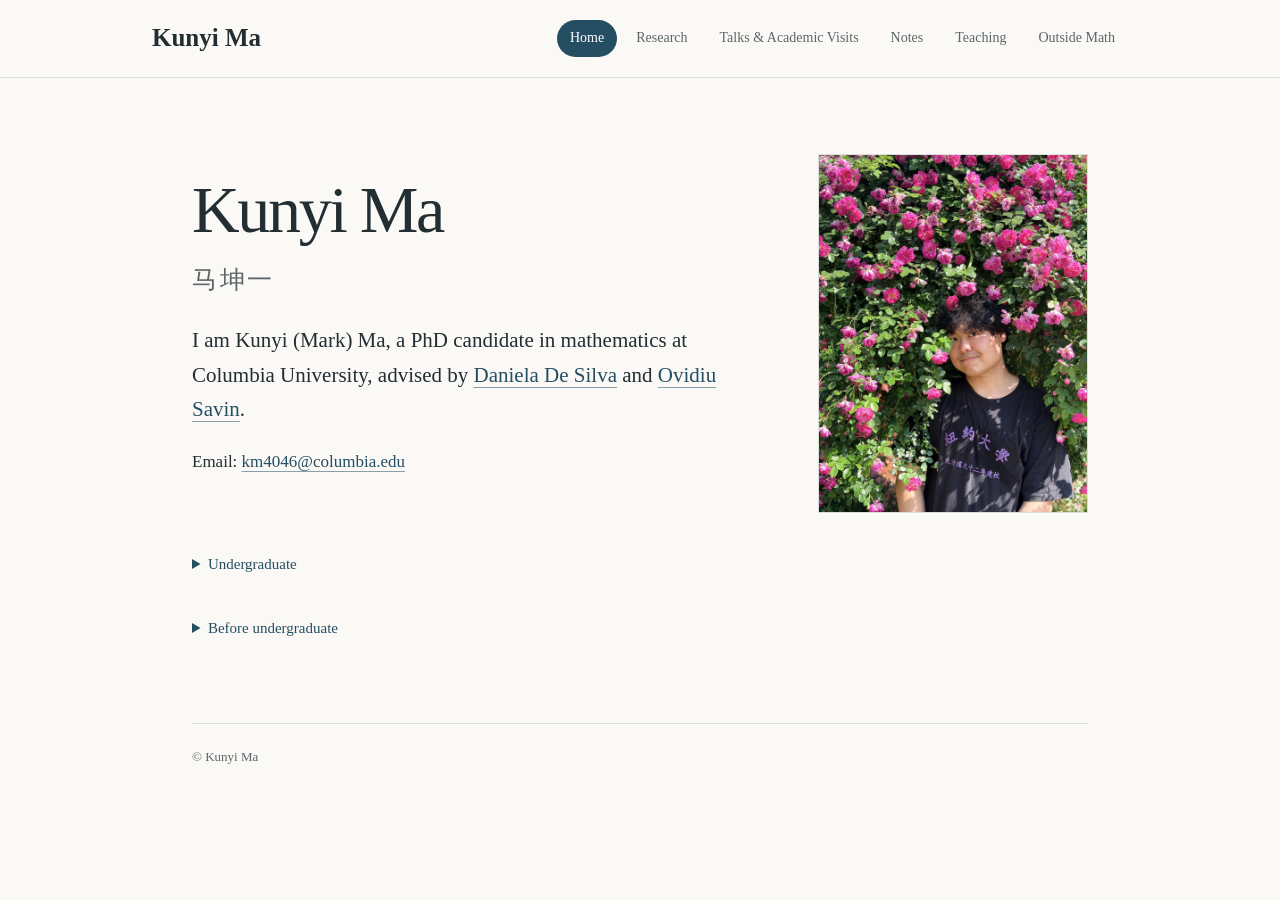
<file: index.html>
<!DOCTYPE html>
<html lang="en">
<head>
  <meta charset="utf-8">
  <meta name="viewport" content="width=device-width, initial-scale=1">
  <meta name="description" content="Kunyi (Mark) Ma, mathematics PhD candidate at Columbia University.">
  <title>Kunyi Ma | Home</title>
  <link rel="stylesheet" href="style.css">
</head>
<body>
  <a class="skip-link" href="#main">Skip to content</a>
  <header class="site-header">
    <div class="header-inner">
      <a class="site-name" href="index.html">Kunyi Ma</a>
      <nav aria-label="Main navigation">
        <a href="index.html" aria-current="page">Home</a>
        <a href="research.html">Research</a>
        <a href="talks.html">Talks &amp; Academic Visits</a>
        <a href="notes.html">Notes</a>
        <a href="teaching.html">Teaching</a>
        <a href="outside-math.html">Outside Math</a>
      </nav>
    </div>
  </header>
  <main id="main" class="home" tabindex="-1">
<section class="home-intro" aria-labelledby="name">
      <div class="intro-copy">
        <h1 id="name">Kunyi Ma <span lang="zh">马坤一</span></h1>
        <p class="intro">I am Kunyi (Mark) Ma, a PhD candidate in mathematics at Columbia University, advised by
          <a href="https://www.math.columbia.edu/~desilva/">Daniela De Silva</a> and
          <a href="https://www.math.columbia.edu/~savin/">Ovidiu Savin</a>.</p>
        <p>Email: <a href="mailto:km4046@columbia.edu">km4046@columbia.edu</a></p>
      </div>
      <img class="portrait" src="images/me.jpg" alt="Kunyi Ma standing beside pink roses" width="1200" height="1600" fetchpriority="high">
    </section>
    <details class="academic-background">
      <summary>Undergraduate</summary>
      <p>I graduated from <a href="https://shanghai.nyu.edu/content/honors-mathematics">New York University Shanghai</a> in January 2024 with a Bachelor of Science in Honors Mathematics and Data Science (Mathematics Concentration).
        My senior thesis mentors were <a href="https://wp.nyu.edu/nyushanghai-vn/">Vahagn Nersesyan</a> and Zhuang Su.</p>
    </details>
    <details class="academic-background">
      <summary>Before undergraduate</summary>
      <p>I grew up in Xuhui District, Shanghai, and attended <a href="https://hsxx.xhedu.sh.cn/cms/">Huishi Elementary School</a>, <a href="https://wuu.wikipedia.org/wiki/上海市徐汇中学">Xuhui Middle School</a>, and then <a href="https://nmzx.xhedu.sh.cn/cms/">Nanyang Model High School</a>. During the 2010–2011 academic year, I attended <a href="https://www.ps173q.org">P.S. 173 Elementary School</a> in New York.</p>
    </details>
  </main>
  <footer class="site-footer"><p>&copy; Kunyi Ma</p></footer>
</body>
</html>
</file>
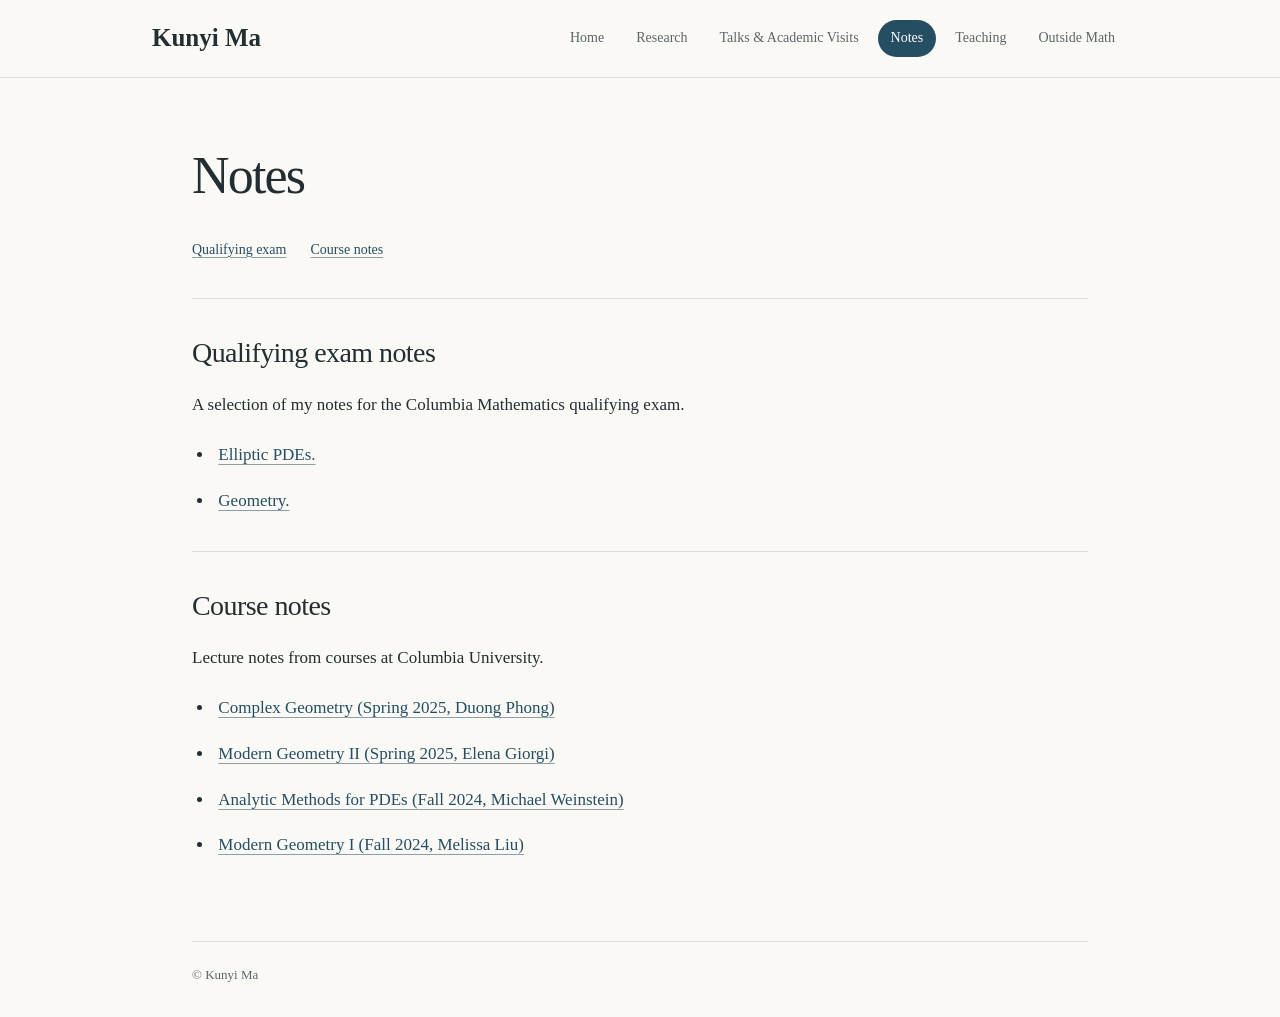
<file: notes.html>
<!DOCTYPE html>
<html lang="en">
<head>
  <meta charset="utf-8">
  <meta name="viewport" content="width=device-width, initial-scale=1">
  <meta name="description" content="Qualifying exam and course notes by Kunyi Ma.">
  <title>Notes | Kunyi Ma</title>
  <link rel="stylesheet" href="style.css">
</head>
<body>
  <a class="skip-link" href="#main">Skip to content</a>
  <header class="site-header">
    <div class="header-inner">
      <a class="site-name" href="index.html">Kunyi Ma</a>
      <nav aria-label="Main navigation">
        <a href="index.html">Home</a>
        <a href="research.html">Research</a>
        <a href="talks.html">Talks &amp; Academic Visits</a>
        <a href="notes.html" aria-current="page">Notes</a>
        <a href="teaching.html">Teaching</a>
        <a href="outside-math.html">Outside Math</a>
      </nav>
    </div>
  </header>
  <main id="main" class="page" tabindex="-1">

    <h1>Notes</h1>
    <nav class="page-links" aria-label="On this page"><a href="#exam-notes">Qualifying exam</a><a href="#course-notes">Course notes</a></nav>
    <section id="exam-notes">
      <h2>Qualifying exam notes</h2>

<p>A selection of my notes for the Columbia Mathematics qualifying exam.</p>
<ul>
    <li><a href="documents/Elliptic_PDEs.pdf">Elliptic PDEs.</a></li>
    <li><a href="documents/Geometry.pdf">Geometry.</a></li>
</ul>
    </section>
    <section id="course-notes">
      <h2>Course notes</h2>
      <p>Lecture notes from courses at Columbia University.</p>
<ul>
    <li><a href="documents/_2025Phong__Complex_Geometry.pdf">Complex Geometry (Spring 2025, Duong Phong)</a></li>
    <li><a href="documents/_2025Giorgi__Modern_Geometry_II.pdf">Modern Geometry II (Spring 2025, Elena Giorgi)</a></li>
    <li><a href="documents/_2024Weinstein__Analytic_Methods_for_Partial_Differential_Equations.pdf">Analytic Methods for PDEs (Fall 2024, Michael Weinstein)</a></li>
    <li><a href="documents/_2024Liu__Modern_Geometry_I.pdf">Modern Geometry I (Fall 2024, Melissa Liu)</a></li>
</ul>
    </section>
  </main>
  <footer class="site-footer"><p>&copy; Kunyi Ma</p></footer>
</body>
</html>
</file>
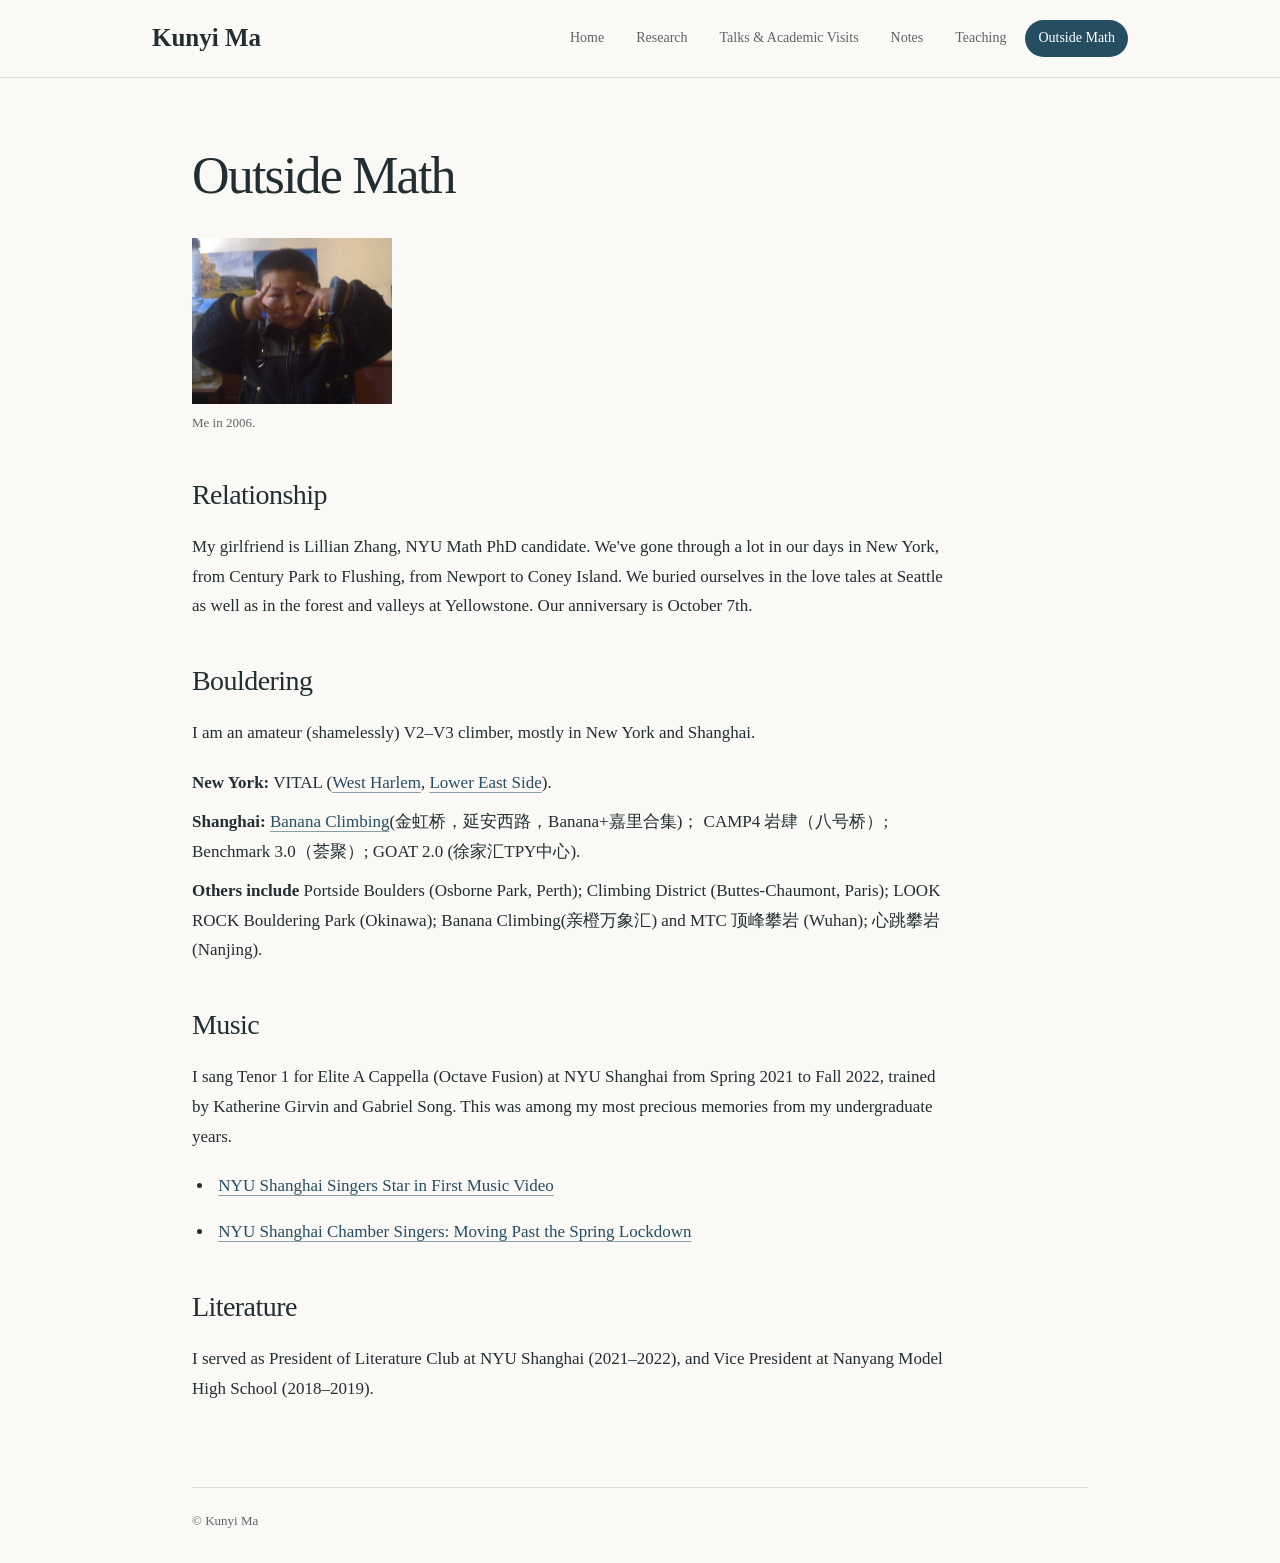
<file: outside-math.html>
<!DOCTYPE html>
<html lang="en">
<head>
  <meta charset="utf-8">
  <meta name="viewport" content="width=device-width, initial-scale=1">
  <meta name="description" content="Relationships, bouldering, music, and literature outside mathematics.">
  <title>Outside Math | Kunyi Ma</title>
  <link rel="stylesheet" href="style.css">
  <style>
    .gym-list p { margin: 0 0 .55rem; }
    .gym-list a { overflow-wrap: anywhere; }
    .music-links { margin-bottom: 0; }
  </style>
</head>
<body>
  <a class="skip-link" href="#main">Skip to content</a>
  <header class="site-header">
    <div class="header-inner">
      <a class="site-name" href="index.html">Kunyi Ma</a>
      <nav aria-label="Main navigation">
        <a href="index.html">Home</a>
        <a href="research.html">Research</a>
        <a href="talks.html">Talks &amp; Academic Visits</a>
        <a href="notes.html">Notes</a>
        <a href="teaching.html">Teaching</a>
        <a href="outside-math.html" aria-current="page">Outside Math</a>
      </nav>
    </div>
  </header>
  <main id="main" class="page" tabindex="-1">

    <h1>Outside Math</h1>
    <div class="life-content">
      <figure class="childhood">
        <img src="images/small_me.jpg" alt="Kunyi in 2006" width="200">
        <figcaption>Me in 2006.</figcaption>
      </figure>

      <h2>Relationship</h2>
      <p>My girlfriend is Lillian Zhang, NYU Math PhD candidate. We've gone through a lot in our days in New York, from Century Park to Flushing, from Newport to Coney Island. We buried ourselves in the love tales at Seattle as well as in the forest and valleys at Yellowstone. Our anniversary is October 7th.</p>

      <h2>Bouldering</h2>
      <p>I am an amateur (shamelessly) V2–V3 climber, mostly in New York and Shanghai.</p>
      <div class="gym-list">
        <p><strong>New York:</strong> VITAL (<a href="https://www.vitalclimbinggym.com/wh-ues-west-harlem">West Harlem</a>, <a href="https://www.vitalclimbinggym.com/lower-east-side">Lower East Side</a>).</p>
        <p><strong>Shanghai:</strong> <a href="https://www.bananaclimbing.com/">Banana Climbing</a>(金虹桥，延安西路，Banana+嘉里合集)； CAMP4 岩肆（八号桥）; Benchmark 3.0（荟聚）; GOAT 2.0 (徐家汇TPY中心).</p>
        <p><strong>Others include</strong> Portside Boulders (Osborne Park, Perth); Climbing District (Buttes-Chaumont, Paris); LOOK ROCK Bouldering Park (Okinawa); Banana Climbing(亲橙万象汇) and MTC 顶峰攀岩 (Wuhan); 心跳攀岩 (Nanjing).</p>
      </div>

      <h2>Music</h2>
      <p>I sang Tenor 1 for Elite A Cappella (Octave Fusion) at NYU Shanghai from Spring 2021 to Fall 2022, trained by Katherine Girvin and Gabriel Song. This was among my most precious memories from my undergraduate years.</p>
      <ul class="music-links">
        <li><a href="https://shanghai.nyu.edu/news/nyu-shanghai-singers-star-first-music-video">NYU Shanghai Singers Star in First Music Video</a></li>
        <li><a href="https://shanghai.nyu.edu/news/nyu-shanghai-chamber-singers-moving-past-spring-lockdown">NYU Shanghai Chamber Singers: Moving Past the Spring Lockdown</a></li>
      </ul>

      <h2>Literature</h2>
      <p>I served as President of Literature Club at NYU Shanghai (2021–2022), and Vice President at Nanyang Model High School (2018–2019).</p>
    </div>
  </main>
  <footer class="site-footer"><p>&copy; Kunyi Ma</p></footer>
</body>
</html>
</file>
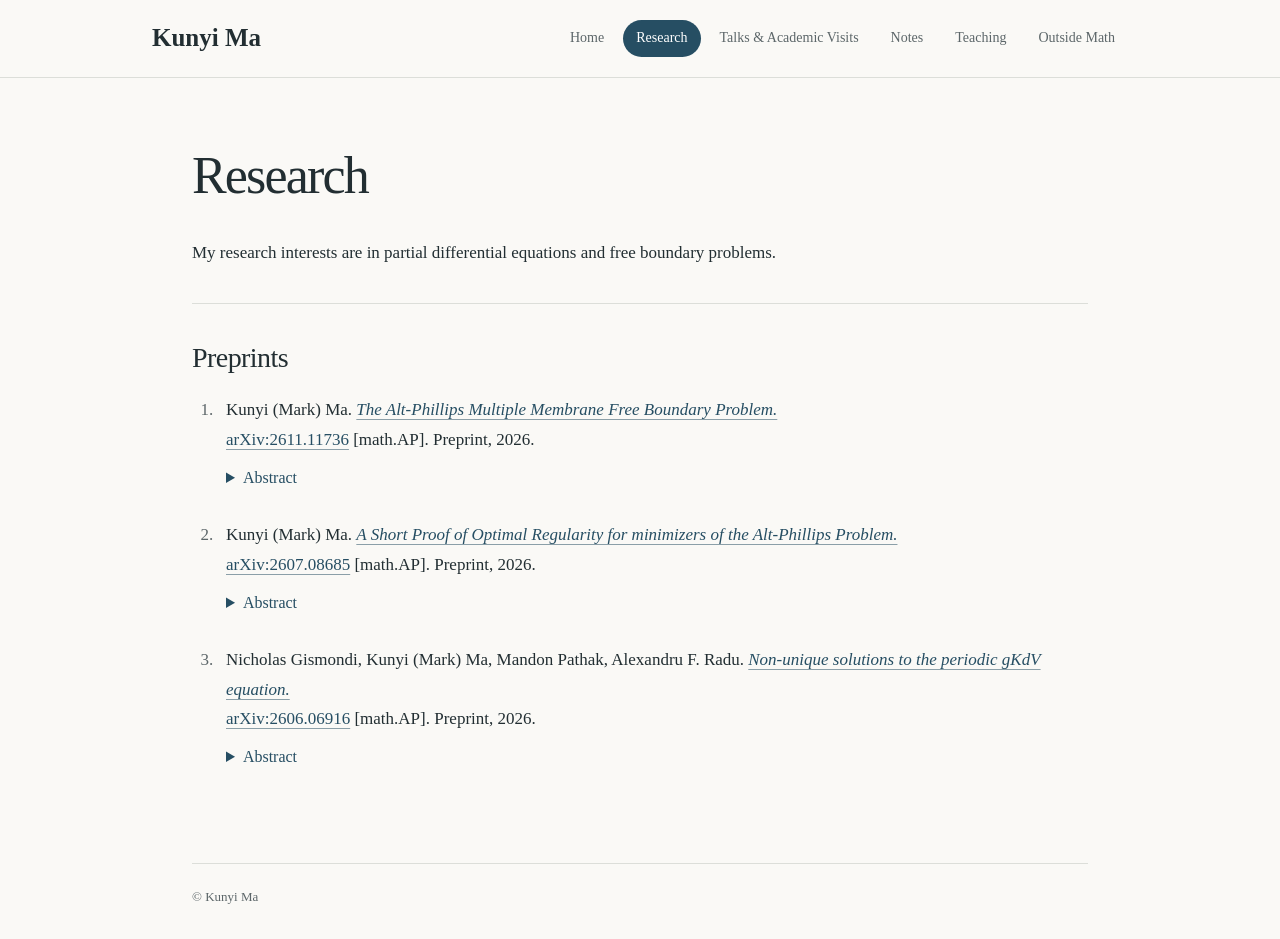
<file: research.html>
<!DOCTYPE html>
<html lang="en">
<head>
  <meta charset="utf-8">
  <meta name="viewport" content="width=device-width, initial-scale=1">
  <meta name="description" content="Research and preprints by Kunyi Ma.">
  <title>Research | Kunyi Ma</title>
  <link rel="stylesheet" href="style.css">
  <style>
    /* Local styles keep this update confined to one HTML file. */
    .paper-abstract { margin-top: .55rem; }
    .paper-abstract > summary {
      width: fit-content;
      cursor: pointer;
      color: var(--accent, #264e63);
      font-family: Cambria, "Times New Roman", serif;
      font-size: .94rem;
    }
    .paper-abstract > summary:hover { text-decoration: underline; text-underline-offset: .2em; }
    .paper-abstract > summary:focus-visible { outline: 2px solid var(--accent, #264e63); outline-offset: 4px; }
    .paper-abstract .abstract-text {
      margin-top: .85rem;
      padding-left: 1rem;
      border-left: 2px solid var(--line, #dcded9);
      font-size: .96rem;
      line-height: 1.75;
      font-family: Cambria, "Times New Roman", serif;
    }
    .paper-abstract p { margin: 0; }
    .paper-abstract math { font-family: "Cambria Math", Cambria, math; font-size: 1em; }
    .paper-abstract .math-line { display: block; max-width: 100%; overflow-x: auto; padding: .7rem 0; }
    .paper-abstract .math-line math { width: max-content; min-width: 100%; }
    @media print {
      details.paper-abstract > .abstract-text { display: block !important; }
    }
  </style>
</head>
<body>
  <a class="skip-link" href="#main">Skip to content</a>
  <header class="site-header">
    <div class="header-inner">
      <a class="site-name" href="index.html">Kunyi Ma</a>
      <nav aria-label="Main navigation">
        <a href="index.html">Home</a>
        <a href="research.html" aria-current="page">Research</a>
        <a href="talks.html">Talks &amp; Academic Visits</a>
        <a href="notes.html">Notes</a>
        <a href="teaching.html">Teaching</a>
        <a href="outside-math.html">Outside Math</a>
      </nav>
    </div>
  </header>
  <main id="main" class="page" tabindex="-1">

    <h1>Research</h1>
    <p>My research interests are in partial differential equations and free boundary problems.</p>
    <section id="preprints">
      <h2>Preprints</h2>

<ol id="preprint-list" class="preprint-list">
    <!-- Always place the newest preprint first. -->
    <li>
      Kunyi (Mark) Ma.
      <em><a href="https://arxiv.org/abs/2611.11736">The Alt-Phillips Multiple Membrane Free Boundary Problem.</a></em><br>
      <a href="https://arxiv.org/abs/2611.11736">arXiv:2611.11736</a>
      [math.AP]. Preprint, 2026.
      <details class="paper-abstract">
        <summary aria-label="Abstract for The Alt-Phillips Multiple Membrane Free Boundary Problem">Abstract</summary>
        <div class="abstract-text">
          <p>Motivated by diffusion–reaction processes in porous catalysts, we study an Alt–Phillips model for ordered membranes with weighted gap interactions.
          The model connects adhesive harmonic junctions <a href="https://arxiv.org/abs/2304.14203" title="De Silva and Savin, An energy model for harmonic functions with junctions">[DSS24]</a>
          and forced multiple membranes <a href="https://arxiv.org/abs/1801.05523" title="Savin and Yu, On the multiple membranes problem">[SY19]</a>
          through the exponent <math xmlns="http://www.w3.org/1998/Math/MathML" aria-label="0 less than gamma less than 1"><mn>0</mn><mo>&lt;</mo><mi>γ</mi><mo>&lt;</mo><mn>1</mn></math>. For arbitrary positive weights, we prove optimal <math xmlns="http://www.w3.org/1998/Math/MathML" aria-label="C to the power 1, beta minus 1"><msup><mi>C</mi><mrow><mn>1</mn><mo>,</mo><mi>β</mi><mo>−</mo><mn>1</mn></mrow></msup></math> regularity,
          where <math xmlns="http://www.w3.org/1998/Math/MathML" aria-label="beta equals 2 divided by (2 minus gamma)"><mi>β</mi><mo>=</mo><mn>2</mn><mo>/</mo><mo>(</mo><mn>2</mn><mo>−</mo><mi>γ</mi><mo>)</mo></math>, and obtain nontrivial <i>β</i>-homogeneous blowup limits through Weiss almost monotonicity.
          Under strict discrete concavity of the weights, we establish a gluing principle, minimality of flat single-gap cones,
          and <math xmlns="http://www.w3.org/1998/Math/MathML" aria-label="C to the power 1, alpha"><msup><mi>C</mi><mrow><mn>1</mn><mo>,</mo><mi>α</mi></mrow></msup></math> free boundary regularity at points admitting such blowups. We also classify all one-dimensional vertically critical cones.
          For three membranes, we identify cone families that are non-minimizing for small <i>γ</i> and minimizing near <math xmlns="http://www.w3.org/1998/Math/MathML" aria-label="gamma equals 1"><mi>γ</mi><mo>=</mo><mn>1</mn></math>.</p>
        </div>
      </details>
    </li>

    <li>
      Kunyi (Mark) Ma.
      <em><a href="https://arxiv.org/abs/2607.08685">A Short Proof of Optimal Regularity for minimizers of the Alt-Phillips Problem.</a></em><br>
      <a href="https://arxiv.org/abs/2607.08685">arXiv:2607.08685</a>
      [math.AP]. Preprint, 2026.
      <details class="paper-abstract">
        <summary aria-label="Abstract for A Short Proof of Optimal Regularity for minimizers of the Alt-Phillips Problem">Abstract</summary>
        <div class="abstract-text">
          <p>We give a self-contained short proof of optimal regularity for minimizers of the Alt-Phillips Free Boundary Problem for <math xmlns="http://www.w3.org/1998/Math/MathML" aria-label="gamma in (0, 1)"><mi>γ</mi><mo>∈</mo><mo>(</mo><mn>0</mn><mo>,</mo><mn>1</mn><mo>)</mo></math>.
          We adopt a dichotomy argument that originates from <a href="https://arxiv.org/abs/1901.02007" title="De Silva and Savin, Almost minimizers of the one-phase free boundary problem">[DS20]</a>.</p>
        </div>
      </details>
    </li>

    <li>
      Nicholas Gismondi, Kunyi (Mark) Ma, Mandon Pathak, Alexandru F. Radu.
      <em><a href="https://arxiv.org/abs/2606.06916">Non-unique solutions to the periodic gKdV equation.</a></em><br>
      <a href="https://arxiv.org/abs/2606.06916">arXiv:2606.06916</a>
      [math.AP]. Preprint, 2026.
      <details class="paper-abstract">
        <summary aria-label="Abstract for Non-unique solutions to the periodic gKdV equation">Abstract</summary>
        <div class="abstract-text">
          <p>In this paper we utilize a convex integration scheme to construct non-trivial weak solutions to the <math xmlns="http://www.w3.org/1998/Math/MathML" aria-label="k"><mi>k</mi></math>-generalized KdV equation which lie in
          <span class="math-line"><math xmlns="http://www.w3.org/1998/Math/MathML" aria-label="Intersection over epsilon greater than 0 of C t zero L x to the power k minus epsilon on [0, 1] times the torus" display="block"><munder><mo>⋂</mo><mrow><mi>ε</mi><mo>&gt;</mo><mn>0</mn></mrow></munder><msubsup><mi>C</mi><mi>t</mi><mn>0</mn></msubsup><msubsup><mi>L</mi><mi>x</mi><mrow><mi>k</mi><mo>−</mo><mi>ε</mi></mrow></msubsup><mrow><mo>(</mo><mo>[</mo><mn>0</mn><mo>,</mo><mn>1</mn><mo>]</mo><mo>×</mo><mi>𝕋</mi><mo>)</mo></mrow></math></span>
          and, when <math xmlns="http://www.w3.org/1998/Math/MathML" aria-label="k greater than or equal to 3"><mi>k</mi><mo>≥</mo><mn>3</mn></math>, it may also be chosen in
          <span class="math-line"><math xmlns="http://www.w3.org/1998/Math/MathML" aria-label="Intersection over epsilon greater than 0 of C t zero H x to the power one half minus one over k minus epsilon on [0, 1] times the torus" display="block"><munder><mo>⋂</mo><mrow><mi>ε</mi><mo>&gt;</mo><mn>0</mn></mrow></munder><msubsup><mi>C</mi><mi>t</mi><mn>0</mn></msubsup><msubsup><mi>H</mi><mi>x</mi><mrow><mfrac><mn>1</mn><mn>2</mn></mfrac><mo>−</mo><mfrac><mn>1</mn><mi>k</mi></mfrac><mo>−</mo><mi>ε</mi></mrow></msubsup><mrow><mo>(</mo><mo>[</mo><mn>0</mn><mo>,</mo><mn>1</mn><mo>]</mo><mo>×</mo><mi>𝕋</mi><mo>)</mo></mrow></math></span>
          attaining identically 0 initial data. Since our solutions do not lie in <math xmlns="http://www.w3.org/1998/Math/MathML" aria-label="C t zero L x to the power k"><msubsup><mi>C</mi><mi>t</mi><mn>0</mn></msubsup><msubsup><mi>L</mi><mi>x</mi><mrow><mi>k</mi></mrow></msubsup></math>, this requires introducing a new notion of weak solution,
          which is in fact stronger than the classical notion of a weak solution when the nonlinearity is integrable.
          This result shows that a necessary condition for unconditional uniqueness for <math xmlns="http://www.w3.org/1998/Math/MathML" aria-label="k"><mi>k</mi></math>-gKdV is that the nonlinearity lies in <math xmlns="http://www.w3.org/1998/Math/MathML" aria-label="C t zero L x one"><msubsup><mi>C</mi><mi>t</mi><mn>0</mn></msubsup><msubsup><mi>L</mi><mi>x</mi><mrow><mn>1</mn></mrow></msubsup></math>.
          In the case of KdV this is in fact also sufficient.</p>
        </div>
      </details>
    </li>
</ol>
    </section>
  </main>
  <footer class="site-footer"><p>&copy; Kunyi Ma</p></footer>
</body>
</html>
</file>
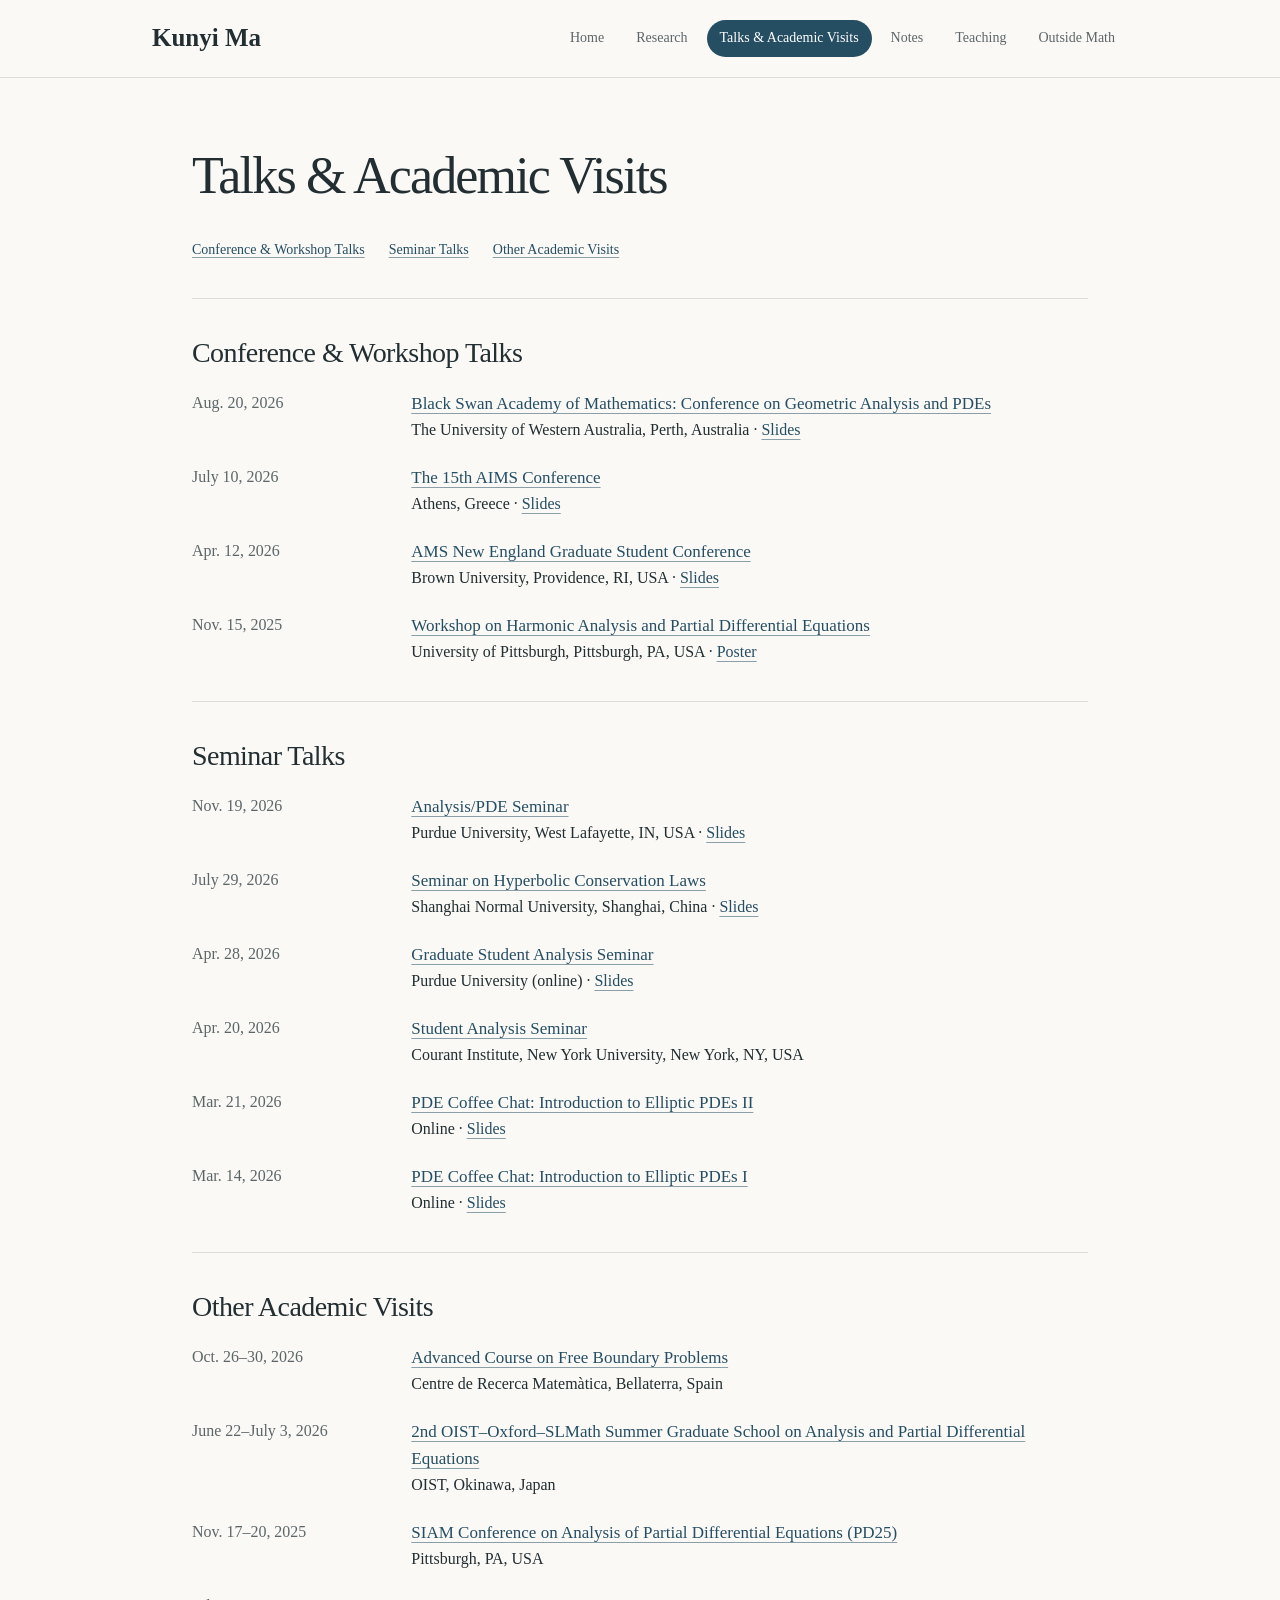
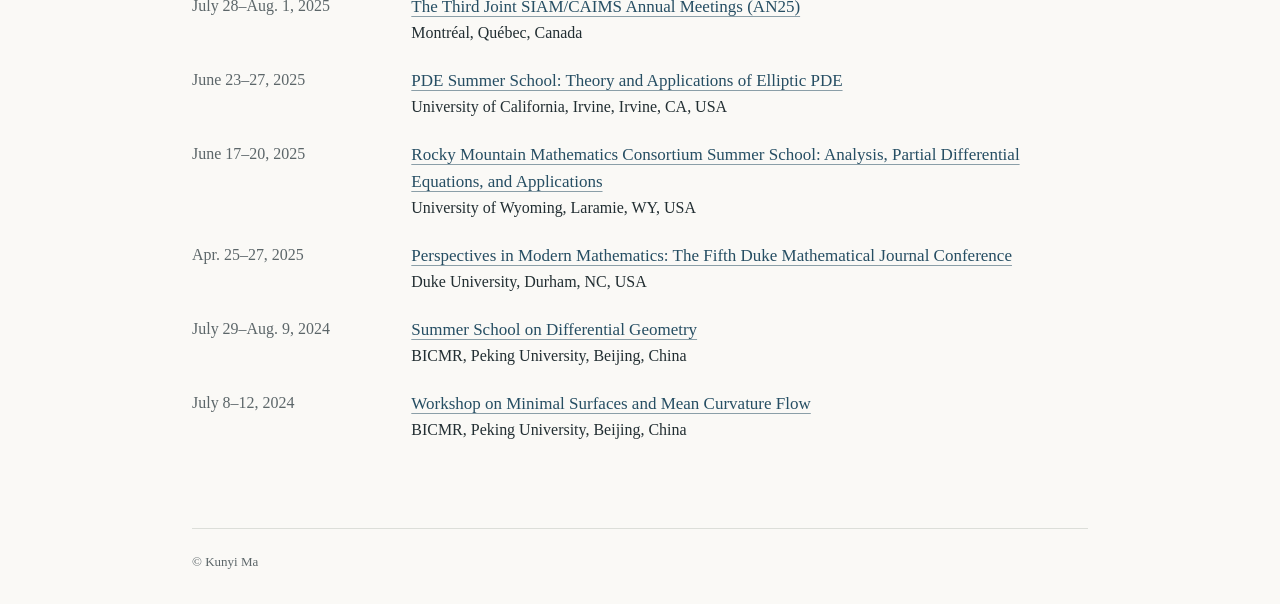
<file: talks.html>
<!DOCTYPE html>
<html lang="en">
<head>
  <meta charset="utf-8">
  <meta name="viewport" content="width=device-width, initial-scale=1">
  <meta name="description" content="Conference talks, seminars, summer schools, and academic travel by Kunyi Ma.">
  <title>Talks &amp; Academic Visits | Kunyi Ma</title>
  <link rel="stylesheet" href="style.css">
  <style>
    /* Kept here so replacing talks.html is the only required update. */
    body { font-family: Cambria, "Times New Roman", serif; }
    .page .event-list { list-style: none; padding: 0; margin: 0; }
    .page .event-list > li {
      display: grid;
      grid-template-columns: 11.5rem minmax(0, 1fr);
      gap: 0 1.4rem;
      margin: 0 0 1.25rem;
      padding: 0;
      line-height: 1.6;
    }
    .event-date { color: var(--muted, #5c6669); font-size: .94rem; font-variant-numeric: tabular-nums; }
    .event-location { display: block; font-size: .94rem; }
    .event-material { white-space: nowrap; }
    @media (max-width: 640px) {
      .page .event-list > li { grid-template-columns: minmax(0, 1fr); gap: .15rem; margin-bottom: 1.5rem; }
      .event-date { font-size: .88rem; }
    }
    @media print { .page .event-list > li { break-inside: avoid; } }
  </style>
</head>
<body>
  <a class="skip-link" href="#main">Skip to content</a>
  <header class="site-header">
    <div class="header-inner">
      <a class="site-name" href="index.html">Kunyi Ma</a>
      <nav aria-label="Main navigation">
        <a href="index.html">Home</a>
        <a href="research.html">Research</a>
        <a href="talks.html" aria-current="page">Talks &amp; Academic Visits</a>
        <a href="notes.html">Notes</a>
        <a href="teaching.html">Teaching</a>
        <a href="outside-math.html">Outside Math</a>
      </nav>
    </div>
  </header>
  <main id="main" class="page" tabindex="-1">

    <h1>Talks &amp; Academic Visits</h1>
    <nav class="page-links" aria-label="On this page">
      <a href="#conferences">Conference &amp; Workshop Talks</a>
      <a href="#seminars">Seminar Talks</a>
      <a href="#academic-travel">Other Academic Visits</a>
    </nav>
    <section id="conferences" aria-labelledby="conferences-heading">
      <h2 id="conferences-heading">Conference &amp; Workshop Talks</h2>
      <ul class="event-list" role="list">
        <li>
          <div class="event-date"><time datetime="2026-08-20">Aug. 20, 2026</time></div>
          <div class="event-content">
            <a href="https://sites.google.com/view/first-bsam-conference/detailed-program?authuser=0">Black Swan Academy of Mathematics: Conference on Geometric Analysis and PDEs</a>
            <span class="event-location">The University of Western Australia, Perth, Australia <span class="event-material">· <a href="documents/20260820.pdf">Slides</a></span></span>
          </div>
        </li>
        <li>
          <div class="event-date"><time datetime="2026-07-10">July 10, 2026</time></div>
          <div class="event-content">
            <a href="https://aimsconference.org/AIMS-Conference/conf-reg2026new/ss/changeApp12.php?ssid=140">The 15th AIMS Conference</a>
            <span class="event-location">Athens, Greece <span class="event-material">· <a href="documents/20260710.pdf">Slides</a></span></span>
          </div>
        </li>
        <li>
          <div class="event-date"><time datetime="2026-04-12">Apr. 12, 2026</time></div>
          <div class="event-content">
            <a href="https://sites.google.com/brown.edu/amsgradconference/home">AMS New England Graduate Student Conference</a>
            <span class="event-location">Brown University, Providence, RI, USA <span class="event-material">· <a href="documents/20260411.pdf">Slides</a></span></span>
          </div>
        </li>
        <li>
          <div class="event-date"><time datetime="2025-11-15">Nov. 15, 2025</time></div>
          <div class="event-content">
            <a href="https://sites.google.com/view/hapdes-workshop/home">Workshop on Harmonic Analysis and Partial Differential Equations</a>
            <span class="event-location">University of Pittsburgh, Pittsburgh, PA, USA <span class="event-material">· <a href="images/20251115.jpg">Poster</a></span></span>
          </div>
        </li>
      </ul>
    </section>
    <section id="seminars" aria-labelledby="seminars-heading">
      <h2 id="seminars-heading">Seminar Talks</h2>
      <ul class="event-list" role="list">
        <li>
          <div class="event-date"><time datetime="2026-11-19">Nov. 19, 2026</time></div>
          <div class="event-content">
            <a href="https://sites.google.com/view/analysispde/p%C3%A1gina-principal">Analysis/PDE Seminar</a>
            <span class="event-location">Purdue University, West Lafayette, IN, USA <span class="event-material">· <a href="documents/20261119.pdf">Slides</a></span></span>
          </div>
        </li>
        <li>
          <div class="event-date"><time datetime="2026-07-29">July 29, 2026</time></div>
          <div class="event-content">
            <a href="documents/seminar_on_hyperbolic_conservation_laws.JPG">Seminar on Hyperbolic Conservation Laws</a>
            <span class="event-location">Shanghai Normal University, Shanghai, China <span class="event-material">· <a href="documents/20260729.pdf">Slides</a></span></span>
          </div>
        </li>
        <li>
          <div class="event-date"><time datetime="2026-04-28">Apr. 28, 2026</time></div>
          <div class="event-content">
            <a href="https://sites.google.com/view/purduegsas/home">Graduate Student Analysis Seminar</a>
            <span class="event-location">Purdue University (online) <span class="event-material">· <a href="documents/20260428.pdf">Slides</a></span></span>
          </div>
        </li>
        <li>
          <div class="event-date"><time datetime="2026-04-20">Apr. 20, 2026</time></div>
          <div class="event-content">
            <a href="https://math.nyu.edu/dynamic/calendars/seminars/student-analysis-seminar/4457/">Student Analysis Seminar</a>
            <span class="event-location">Courant Institute, New York University, New York, NY, USA</span>
          </div>
        </li>
        <li>
          <div class="event-date"><time datetime="2026-03-21">Mar. 21, 2026</time></div>
          <div class="event-content">
            <a href="https://alviszahl.com/pdecoffee.html">PDE Coffee Chat: Introduction to Elliptic PDEs II</a>
            <span class="event-location">Online <span class="event-material">· <a href="documents/Introduction to Elliptic PDEs Part II.pdf">Slides</a></span></span>
          </div>
        </li>
        <li>
          <div class="event-date"><time datetime="2026-03-14">Mar. 14, 2026</time></div>
          <div class="event-content">
            <a href="https://alviszahl.com/pdecoffee.html">PDE Coffee Chat: Introduction to Elliptic PDEs I</a>
            <span class="event-location">Online <span class="event-material">· <a href="documents/Introduction to Elliptic PDEs Part I.pdf">Slides</a></span></span>
          </div>
        </li>
      </ul>
    </section>
    <section id="academic-travel" aria-labelledby="academic-travel-heading">
      <h2 id="academic-travel-heading">Other Academic Visits</h2>
      <ul class="event-list" role="list">
        <li>
          <div class="event-date"><time datetime="2026-10-26">Oct. 26</time>–<time datetime="2026-10-30">30, 2026</time></div>
          <div class="event-content">
            <a href="https://www.crm.cat/advanced-course-irp-analysis-of-free-boundary-problems/">Advanced Course on Free Boundary Problems</a>
            <span class="event-location">Centre de Recerca Matemàtica, Bellaterra, Spain</span>
          </div>
        </li>
        <li>
          <div class="event-date"><time datetime="2026-06-22">June 22</time>–<time datetime="2026-07-03">July 3, 2026</time></div>
          <div class="event-content">
            <a href="https://www.oist.jp/conference/2026-summer-graduate-school-analysis-and-pde">2nd OIST–Oxford–SLMath Summer Graduate School on Analysis and Partial Differential Equations</a>
            <span class="event-location">OIST, Okinawa, Japan</span>
          </div>
        </li>
        <li>
          <div class="event-date"><time datetime="2025-11-17">Nov. 17</time>–<time datetime="2025-11-20">20, 2025</time></div>
          <div class="event-content">
            <a href="https://www.siam.org/conferences-events/past-event-archive/pd25/">SIAM Conference on Analysis of Partial Differential Equations (PD25)</a>
            <span class="event-location">Pittsburgh, PA, USA</span>
          </div>
        </li>
        <li>
          <div class="event-date"><time datetime="2025-07-28">July 28</time>–<time datetime="2025-08-01">Aug. 1, 2025</time></div>
          <div class="event-content">
            <a href="https://www.siam.org/conferences-events/past-event-archive/an25/">The Third Joint SIAM/CAIMS Annual Meetings (AN25)</a>
            <span class="event-location">Montréal, Québec, Canada</span>
          </div>
        </li>
        <li>
          <div class="event-date"><time datetime="2025-06-23">June 23</time>–<time datetime="2025-06-27">27, 2025</time></div>
          <div class="event-content">
            <a href="https://ucipde2025.github.io/2025-PDE-Summer-School-Website/">PDE Summer School: Theory and Applications of Elliptic PDE</a>
            <span class="event-location">University of California, Irvine, Irvine, CA, USA</span>
          </div>
        </li>
        <li>
          <div class="event-date"><time datetime="2025-06-17">June 17</time>–<time datetime="2025-06-20">20, 2025</time></div>
          <div class="event-content">
            <a href="https://math.asu.edu/rmmcss2025">Rocky Mountain Mathematics Consortium Summer School: Analysis, Partial Differential Equations, and Applications</a>
            <span class="event-location">University of Wyoming, Laramie, WY, USA</span>
          </div>
        </li>
        <li>
          <div class="event-date"><time datetime="2025-04-25">Apr. 25</time>–<time datetime="2025-04-27">27, 2025</time></div>
          <div class="event-content">
            <a href="https://sites.duke.edu/dmj2025/">Perspectives in Modern Mathematics: The Fifth Duke Mathematical Journal Conference</a>
            <span class="event-location">Duke University, Durham, NC, USA</span>
          </div>
        </li>
        <li>
          <div class="event-date"><time datetime="2024-07-29">July 29</time>–<time datetime="2024-08-09">Aug. 9, 2024</time></div>
          <div class="event-content">
            <a href="https://bicmr.pku.edu.cn/content/show/17-3335.html">Summer School on Differential Geometry</a>
            <span class="event-location">BICMR, Peking University, Beijing, China</span>
          </div>
        </li>
        <li>
          <div class="event-date"><time datetime="2024-07-08">July 8</time>–<time datetime="2024-07-12">12, 2024</time></div>
          <div class="event-content">
            <a href="https://conference.bicmr.pku.edu.cn/meeting/index?id=110">Workshop on Minimal Surfaces and Mean Curvature Flow</a>
            <span class="event-location">BICMR, Peking University, Beijing, China</span>
          </div>
        </li>
      </ul>
    </section>
  </main>
  <footer class="site-footer"><p>&copy; Kunyi Ma</p></footer>
</body>
</html>
</file>
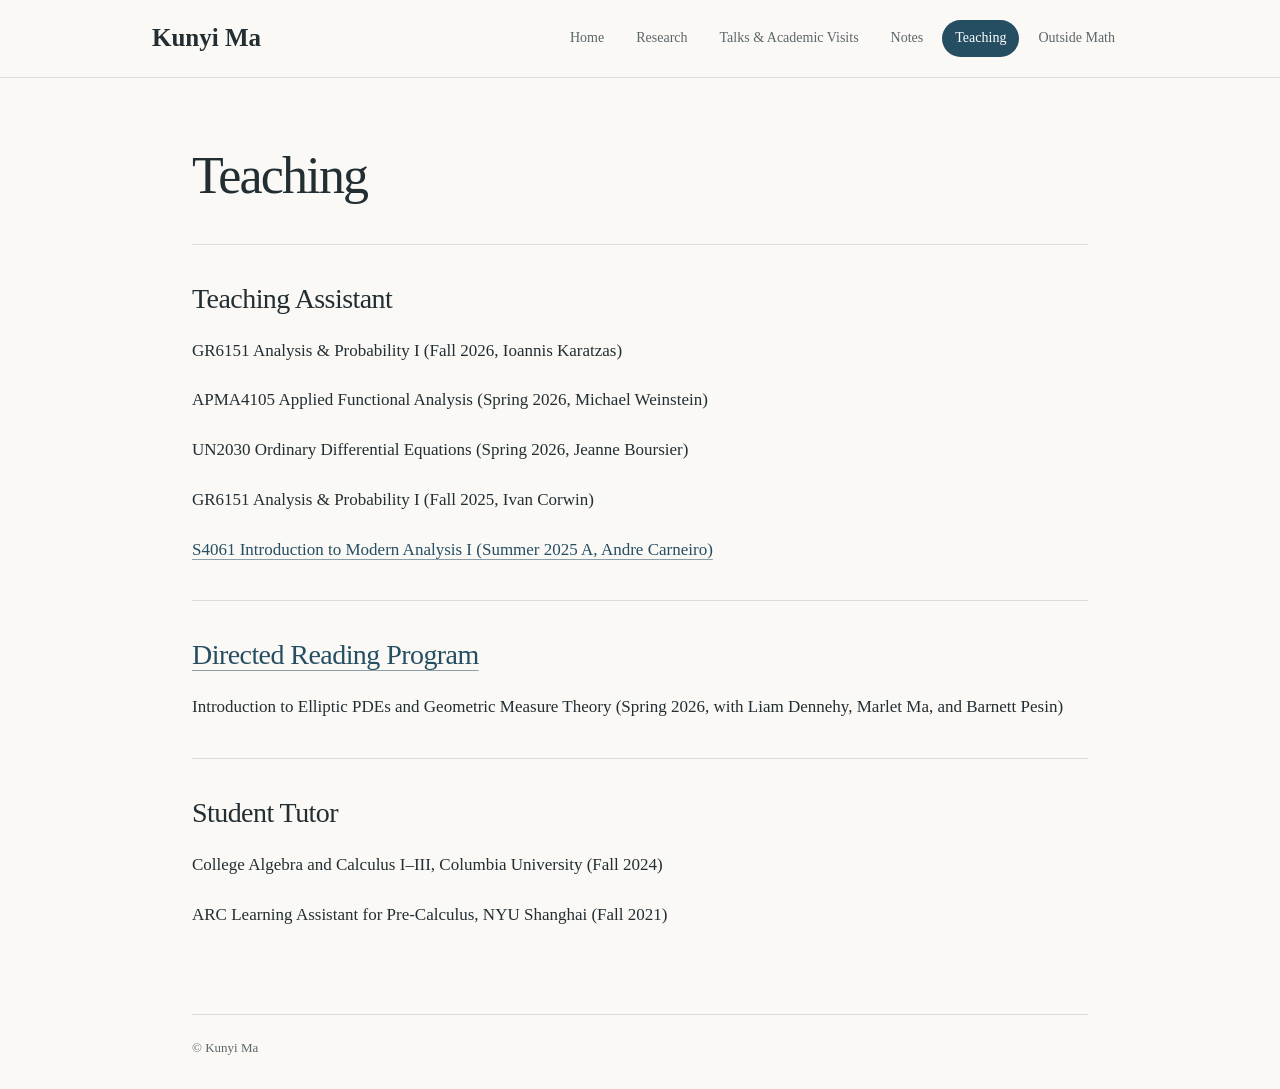
<file: teaching.html>
<!DOCTYPE html>
<html lang="en">
<head>
  <meta charset="utf-8">
  <meta name="viewport" content="width=device-width, initial-scale=1">
  <meta name="description" content="Teaching experience and course materials by Kunyi Ma.">
  <title>Teaching | Kunyi Ma</title>
  <link rel="stylesheet" href="style.css">
</head>
<body>
  <a class="skip-link" href="#main">Skip to content</a>
  <header class="site-header">
    <div class="header-inner">
      <a class="site-name" href="index.html">Kunyi Ma</a>
      <nav aria-label="Main navigation">
        <a href="index.html">Home</a>
        <a href="research.html">Research</a>
        <a href="talks.html">Talks &amp; Academic Visits</a>
        <a href="notes.html">Notes</a>
        <a href="teaching.html" aria-current="page">Teaching</a>
        <a href="outside-math.html">Outside Math</a>
      </nav>
    </div>
  </header>
  <main id="main" class="page" tabindex="-1">

    <h1>Teaching</h1>
    <section id="teaching">
      <h2>Teaching Assistant</h2>
      <p>GR6151 Analysis &amp; Probability I (Fall 2026, Ioannis Karatzas)</p>
      <p>APMA4105 Applied Functional Analysis (Spring 2026, Michael Weinstein)</p>
      <p>UN2030 Ordinary Differential Equations (Spring 2026, Jeanne Boursier)</p>
      <p>GR6151 Analysis &amp; Probability I (Fall 2025, Ivan Corwin)</p>
      <p><a href="documents/_Carneiro25Summer__Intro_to_Modern_Analysis_I.pdf">S4061 Introduction to Modern Analysis I (Summer 2025 A, Andre Carneiro)</a></p>
    </section>
    <section id="drp">
      <h2><a href="https://www.math.columbia.edu/programs-math/undergraduate-program/undergraduate-research/drp/">Directed Reading Program</a></h2>
      <p>Introduction to Elliptic PDEs and Geometric Measure Theory (Spring 2026, with Liam Dennehy, Marlet Ma, and Barnett Pesin)</p>
    </section>
    <section id="tutoring">
      <h2>Student Tutor</h2>
      <p>College Algebra and Calculus I–III, Columbia University (Fall 2024)</p>
      <p>ARC Learning Assistant for Pre-Calculus, NYU Shanghai (Fall 2021)</p>
    </section>
  </main>
  <footer class="site-footer"><p>&copy; Kunyi Ma</p></footer>
</body>
</html>
</file>
<file: style.css>
/* Shared by every page. Cambria uses a local font with serif fallbacks. */
:root {
  --font-family: Cambria, "Times New Roman", serif;
  --paper: #faf9f6;
  --ink: #222e32;
  --muted: #5c6669;
  --accent: #264e63;
  --line: #dcded9;
}
* { box-sizing: border-box; }
html { font-size: 17px; scroll-behavior: smooth; }
body {
  margin: 0;
  background: var(--paper);
  color: var(--ink);
  font-family: var(--font-family);
  line-height: 1.75;
  -webkit-font-smoothing: antialiased;
}
a {
  color: var(--accent);
  text-decoration-thickness: 1px;
  text-underline-offset: .22em;
  text-decoration-color: #8b9fa8;
}
a:hover { text-decoration-color: currentColor; }
a:focus-visible, main:focus-visible {
  outline: 2px solid var(--accent);
  outline-offset: 5px;
}
.skip-link {
  position: absolute;
  top: -100px;
  left: 1rem;
  padding: .5rem 1rem;
  background: var(--paper);
  z-index: 10;
}
.skip-link:focus { top: .5rem; }
.site-header { border-bottom: 1px solid var(--line); }
.header-inner {
  max-width: 1040px;
  margin: auto;
  padding: 20px 32px;
  display: flex;
  justify-content: space-between;
  align-items: center;
  gap: 24px;
}
.site-name {
  color: var(--ink);
  font: bold 25px/1.2 var(--font-family);
  text-decoration: none;
  white-space: nowrap;
}
.site-header nav { display: flex; flex-wrap: wrap; gap: 6px; min-width: 0; }
.site-header nav a {
  padding: 6px 13px;
  color: var(--muted);
  font-size: 14px;
  text-decoration: none;
  border-radius: 24px;
  white-space: nowrap;
}
.site-header nav a:hover { background: #e9edec; color: var(--accent); }
.site-header nav a[aria-current="page"] { background: var(--accent); color: #fff; }
main { max-width: 960px; margin: 0 auto; padding: 65px 32px 64px; }
h1, h2, h3 { font-family: var(--font-family); line-height: 1.25; }
h1 { margin: 0 0 30px; font-size: 52px; font-weight: normal; letter-spacing: -.035em; }
h2 { margin: 0 0 20px; font-size: 28px; font-weight: normal; letter-spacing: -.02em; }
h3 { margin: 30px 0 16px; font-size: 20px; font-weight: normal; }
p { margin: 0 0 20px; }
section { scroll-margin-top: 24px; }
.page > section { padding-top: 36px; margin-top: 36px; border-top: 1px solid var(--line); }
.page-links { display: flex; flex-wrap: wrap; gap: 10px 24px; font-size: 14px; }
.page ul { padding-left: 1.3em; }
.page li { margin-bottom: 16px; padding-left: .25em; }
.preprint-list { padding-left: 1.5em; }
.preprint-list > li { padding-left: .5em; margin-bottom: 28px; }
.preprint-list > li::marker { color: var(--muted); }
.preprint-list em { font-style: italic; }
.home { padding-top: 76px; padding-bottom: 82px; }
.home-intro { display: grid; grid-template-columns: minmax(0, 1fr) 270px; gap: 64px; align-items: center; }
.home h1 { font-size: 66px; margin-bottom: 28px; }
.home h1 span { display: block; font-size: 25px; font-weight: normal; letter-spacing: .1em; color: var(--muted); margin-top: 12px; }
.intro { font-size: 21px; line-height: 1.65; }
.portrait { display: block; width: 270px; max-width: 100%; height: auto; border: 1px solid var(--line); }
.cv-link { margin: 26px 0 0; font-size: 15px; }
.file-label { font-size: 12px; }
.life-content { max-width: 760px; }
.life-content h2 { margin-top: 42px; }
.life-content h2:first-child { margin-top: 0; }
.childhood { margin: 28px 0 36px; }
.childhood img { display: block; width: 200px; max-width: 100%; height: auto; }
figcaption { color: var(--muted); font-size: 13px; margin-top: 8px; }
.site-footer { max-width: 896px; margin: 0 auto; border-top: 1px solid var(--line); padding: 22px 0 30px; color: var(--muted); font-size: 13px; }
.site-footer p { margin: 0; }
img { max-width: 100%; }
.academic-background { margin-top: 38px; max-width: 760px; }
.academic-background summary { cursor: pointer; color: var(--accent); font-size: 15px; }
.academic-background summary:focus-visible { outline: 2px solid var(--accent); outline-offset: 5px; }
.academic-background p { margin: 16px 0 0; }
@media (max-width: 940px) {
  .header-inner { flex-direction: column; align-items: flex-start; gap: 14px; }
  .site-header nav { margin-left: -13px; }
}
@media (max-width: 760px) {
  .header-inner { padding: 18px 24px; }
  main { padding: 40px 24px 48px; }
  .home { padding-top: 44px; padding-bottom: 48px; }
  .home-intro { grid-template-columns: minmax(0, 1fr) 210px; gap: 30px; }
  .home h1 { font-size: 48px; }
  .intro { font-size: 18px; }
  .portrait { width: 210px; }
  .site-footer { margin: 0 24px; }
}
@media (max-width: 580px) {
  .header-inner { flex-direction: column; align-items: flex-start; gap: 14px; }
  .site-header nav { margin-left: -10px; gap: 2px; }
  .site-header nav a { padding: 6px 10px; }
  .home-intro { grid-template-columns: minmax(0, 1fr); gap: 32px; }
  .home h1 { font-size: 48px; }
  .home h1 span { font-size: 22px; }
  .portrait { width: 240px; }
  h1 { font-size: 42px; }
  h2 { font-size: 26px; }
  .page li { overflow-wrap: anywhere; }
}
@media (prefers-reduced-motion: reduce) { html { scroll-behavior: auto; } }
@media print {
  body { color: #000; background: #fff; font-size: 11pt; }
  .site-header, .site-footer, .skip-link, .page-links { display: none; }
  main { max-width: none; padding: 0; }
  a { color: #000; }
}
</file>
